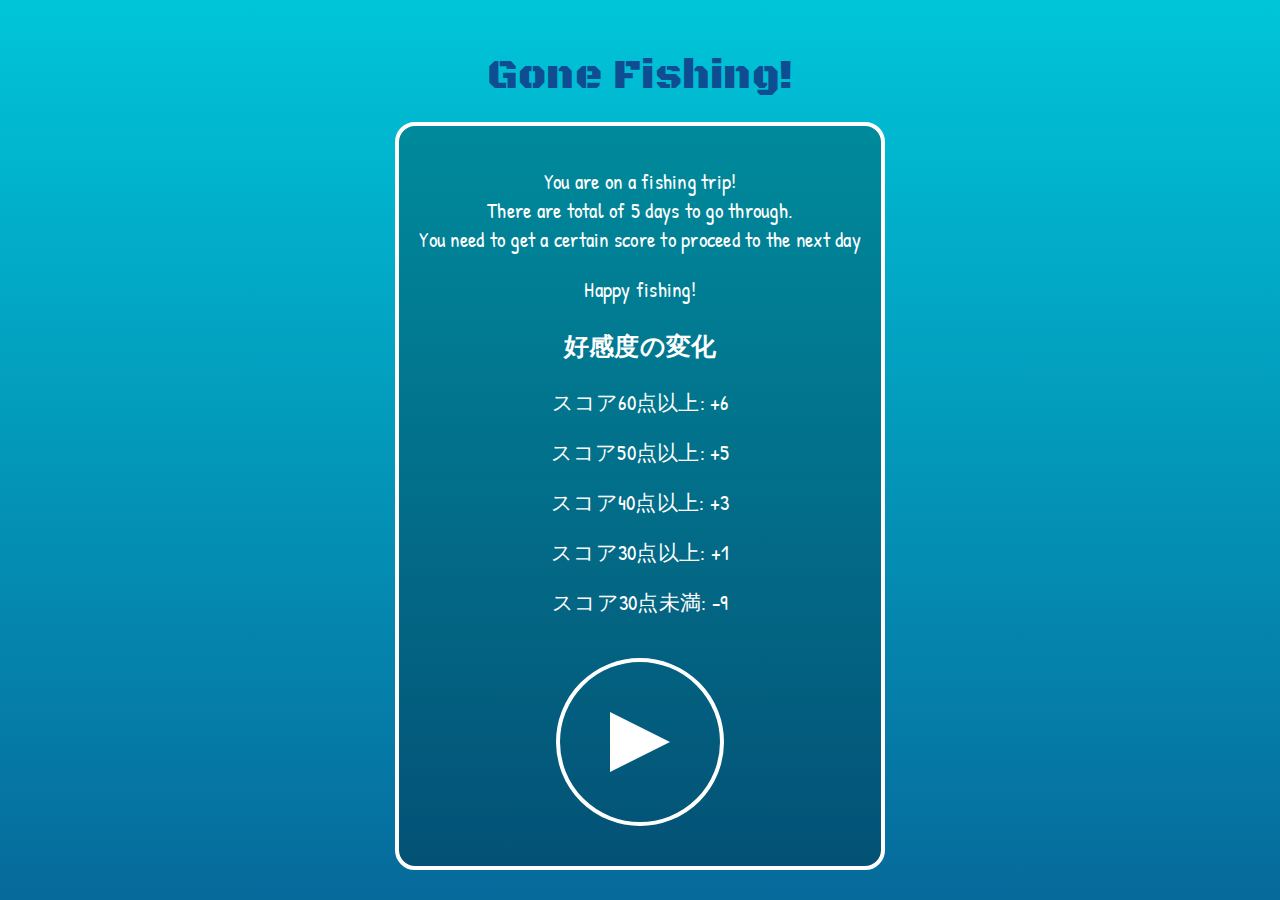
<file: pages/fish/index.html>
<!DOCTYPE html>
<html>
<head>
    <title>Gone Fishing!</title>
    <link href="https://fonts.googleapis.com/css?family=Black+Ops+One|Patrick+Hand&display=swap" rel="stylesheet">
    <link rel="stylesheet" type="text/css" href="css/style.css">
    <link rel="shortcut icon" type="image/x-icon" href="favicon.ico">
    <script src="/pages/selection/selection.js"></script>
    <script type="text/javascript" src="js/script.js"></script>
</head>
<body>
    <div id="game-container">
        <h1 id="start-title">Gone Fishing!</h1>
        <div id="info-wrapper">
            <div id="instructions"></div>
            <div id="affection-info">
                <h3>好感度の変化</h3>
                <p>スコア60点以上: +6</p>
                <p>スコア50点以上: +5</p>
                <p>スコア40点以上: +3</p>
                <p>スコア30点以上: +1</p>
                <p>スコア30点未満: -9</p>
            </div>
            <button id="start-btn"><span class="arrow"></span></button>
        </div>
        <div id="game-stats">
            <span id="game-day">Day 1</span>

            <div id="clock">
                <svg viewBox="0 0 120 120" class="chart-gauge" fill="none" stroke-width="4">
                    <circle class="timer-backdrop" r="40" cx="60" cy="60"></circle>
                    <circle class="timer-gauge" r="40" cx="60" cy="60"></circle>
                    <text y="50%" x="50%" id="game-timer" class="timer-time">30s</text>
                </svg>
            </div>
            <span id="game-score">Total Score: 0</span>
        </div>
        <p id="game-goal"></p>
    </div>
    <div id="click-container">
        <span id="line"></span>
    </div>
    <div id="bubbles"></div>
</body>
</html>
</file>
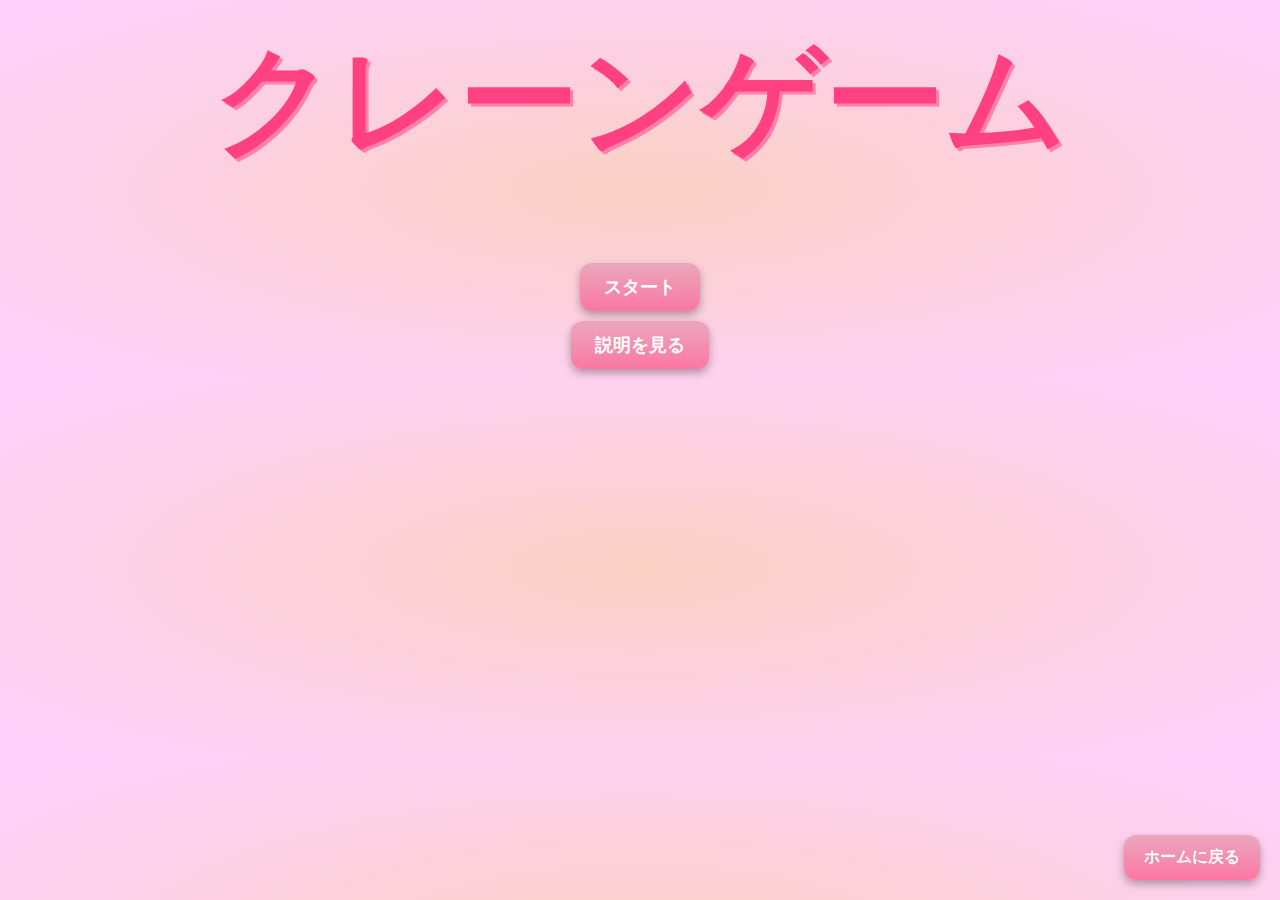
<file: pages/crane-game/crane-game.html>
<!DOCTYPE html>
<html lang="ja">
<head>
  <meta charset="UTF-8">
  <title>クレーンゲーム</title>
  <style>
    canvas {
      background: #f0f8ff;
      display: block;
      margin: 20px auto;
      border: 2px solid #333;
    }
    button {
      display: block;
      margin: 10px auto;
      padding: 10px 20px;
      font-size: 18px;
    }
    #gameOver {
      display: none;
      font-size: 32px;
      color: red;
      text-align: center;
      margin-top: 20px;
    }
  </style>
</head>
<body>
  <!-- スタート画面 -->
  <div id="startScreen">
    <h1>クレーンゲーム</h1>
    <button id="startButton">スタート</button>
     <button id = "howToPlayButton">説明を見る</button>
  </div>


  <a id="back_button" href="../selection/selection.html">ホームに戻る</a>

  <!-- ゲーム画面（最初は非表示） -->
  <div id="gameScreen" style="display:none;">
    <canvas id="gameCanvas" width="400" height="400"></canvas>
    <span id="timer">00:30</span>
    <button id="catchButton">ここだ！</button>
    <div id="prizeCount">取った景品数: 0</div>
    <div id="gameOver" id = "gameOver">
      <h1>終了！</h1>
    </div>
  </div>

  <!-- 説明画面（モーダル） -->
<div id="howToPlayModal" style="display:none; position:fixed; top:0; left:0; width:100%; height:100%; background:rgba(0,0,0,0.6);">
  <div style="background:white; width:80%; max-width:500px; margin:100px auto; padding:20px; border-radius:10px; text-align:center;">
    <h2>遊び方</h2>
    <p>← → キーでクレーンを左右に動かします。</p>
    <p>「ここだ！」ボタン または Enterキーでアームを下ろします。</p>
    <p>景品の真上でキャッチできたら成功です！</p>
    <button id="closeHowToPlay">閉じる</button>
  </div>


  <link rel="stylesheet" href="crane-game.css">
  <script src="crene-game.js"></script>
</body>
</html>
</file>
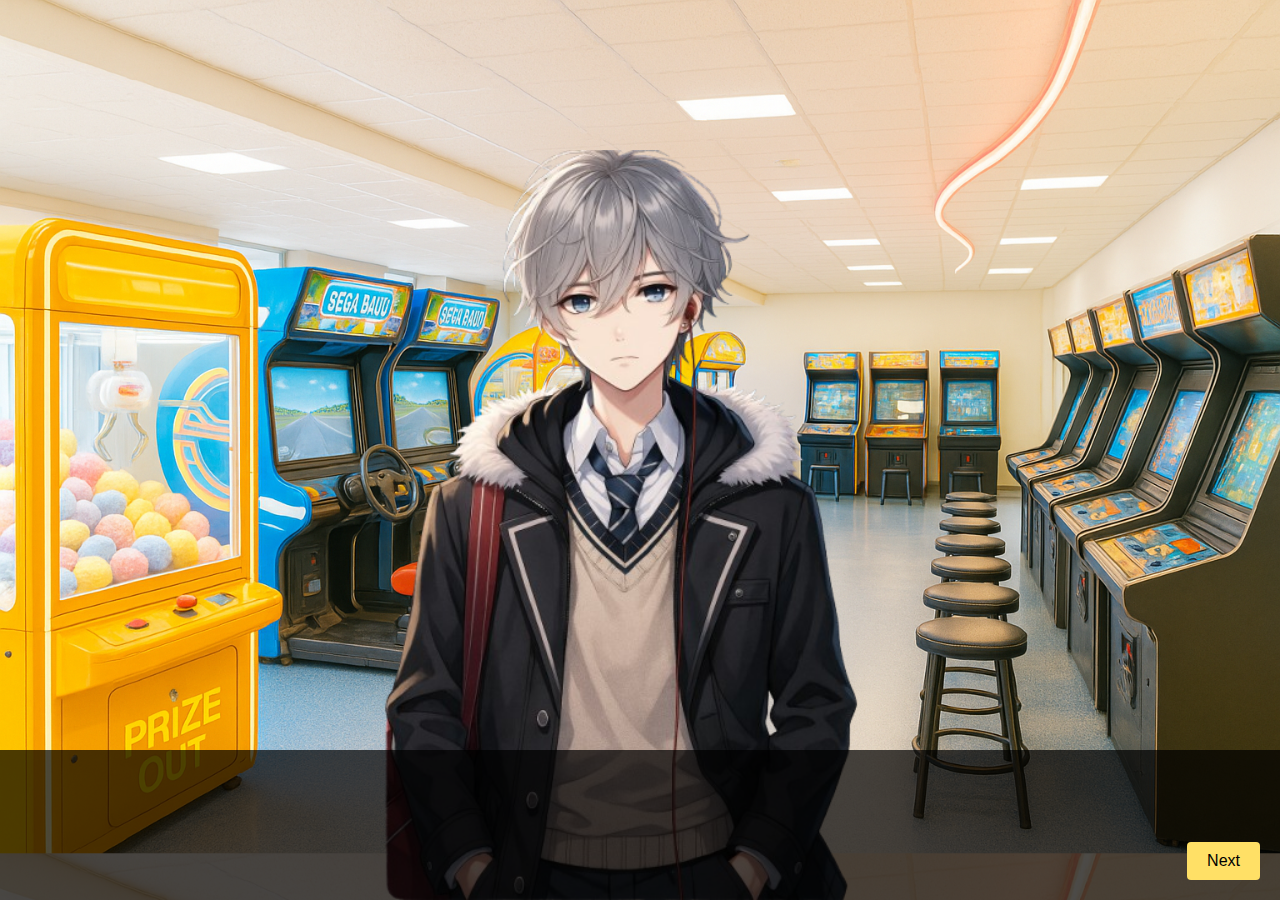
<file: pages/ending/ending.html>
<!DOCTYPE html>
<html lang="ja">
    <head>
        <meta charset="UTF-8" />
        <meta name="viewport" content="width=device-width, initial-scale=1.0" />
        <title>エンディング</title>
        <link rel="stylesheet" href="ending.css">
    </head>
    <body>
    <!-- テキストボックスエリア -->
     <img id ="boyfriend" src="images/boyfriend2.png" alt="Boyfriend Image">
    <div id="textbox">
        
        <div id="speaker"></div>
        <div id="message"></div>
        <button id="next-button">Next</button>
    </div>
    
        <script src="ending.js"></script>
    
    </body>
</html>
</file>
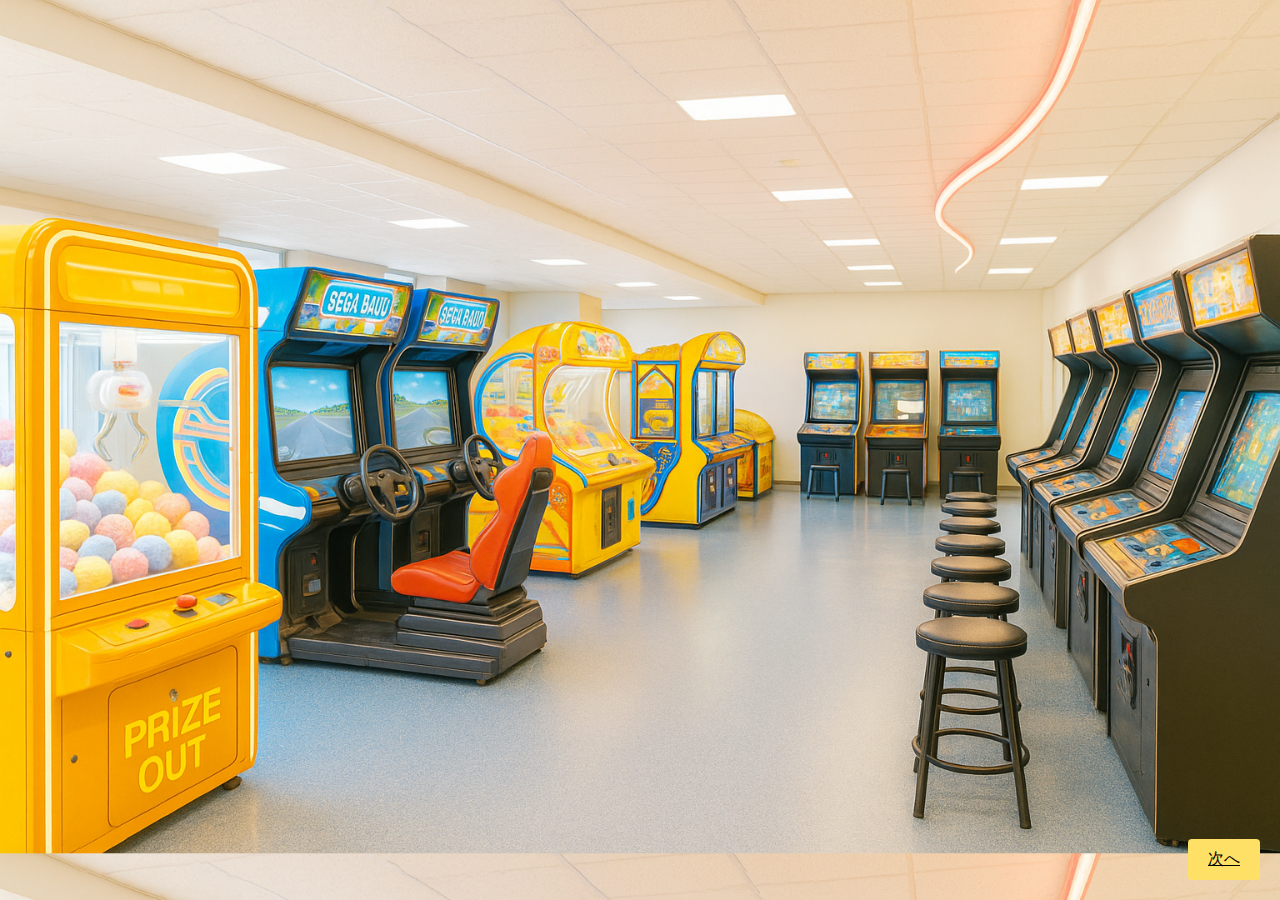
<file: pages/kaiwa/kaiwa.html>
<!DOCTYPE html>
<html lang="en">
<head>
    <meta charset="UTF-8">
    <meta name="viewport" content="width=device-width, initial-scale=1.0">
    <title>Document</title>
    <link rel="stylesheet" href="kaiwa.css">
</head>
<body>
    <a id="next-button" href="../selection/selection.html">次へ</a>
</body>
</html>
</file>
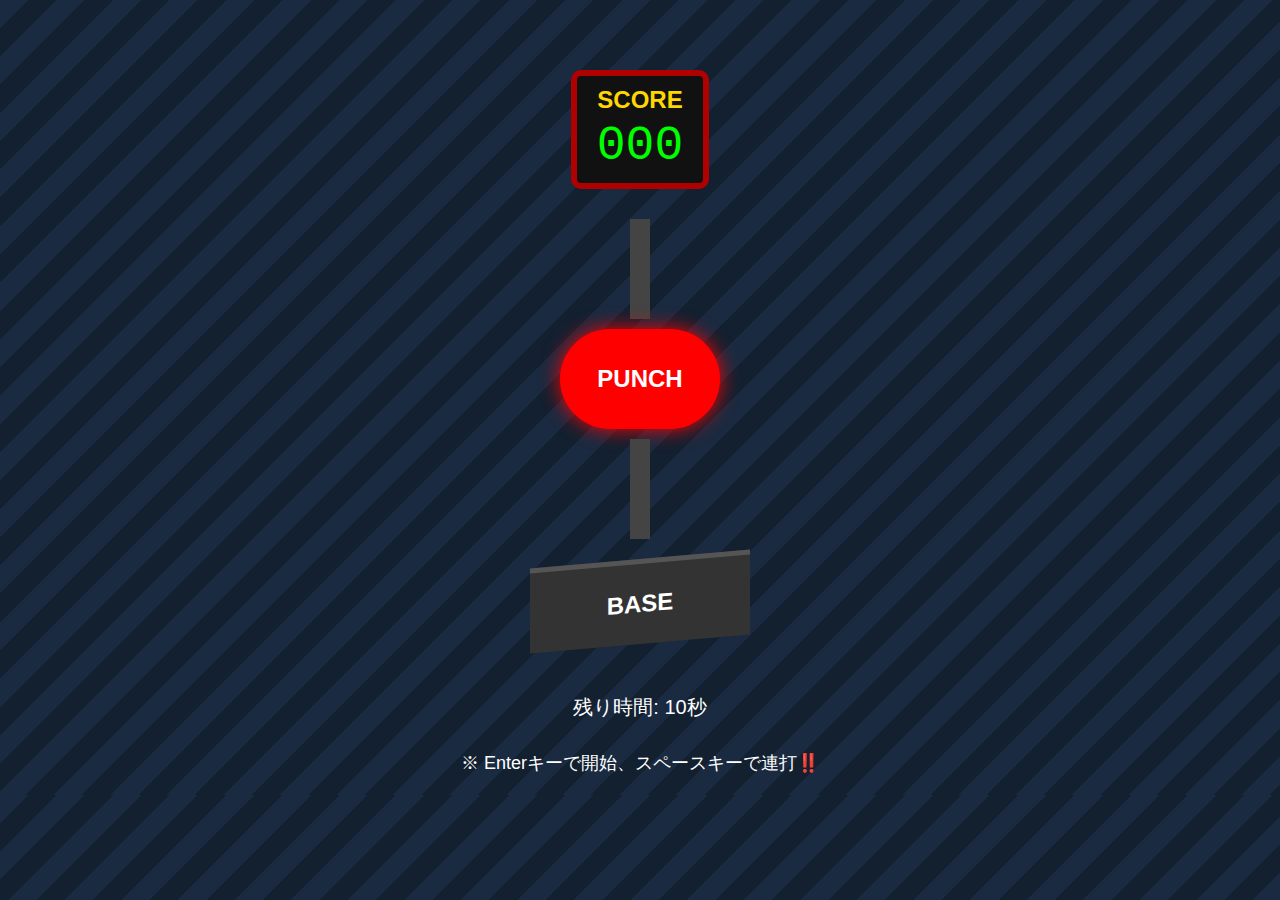
<file: pages/punching-machine-game/punching machine.html>
<!DOCTYPE html> 
<html lang="ja">
<head>
  <meta charset="UTF-8">
  <title>パンチングマシーン</title>
  <link rel="stylesheet" href="punching machine.css">
</head>
<body class="game">
  <div id="machine">
    <div id="scoreDisplay">
      <div class="label">SCORE</div>
      <div id="scoreValue">000</div>
    </div>
    <div class="bar"></div>
    <div id="punchPad">PUNCH</div>
    <div class="bar"></div>
    <div id="base">BASE</div>
  </div>
  <div id="timer">残り時間: 10秒</div>
  <div id="startMessage">※ Enterキーで開始、スペースキーで連打‼️</div>

  <div id="resultScreen">
    <div class="resultBox">
      <h2>結果発表！</h2>
      <div id="finalScore"></div>
      <div id="evaluation"></div>
      <button onclick="goHome()">ホームへ戻る</button>
      <div id="heartContainer">
        ❤️ 好感度：<span id="affectionLevel">0</span>
      </div>
    </div>
  </div>

  <script src="punching machine.js"></script>
</body>
</html>
<!--　テスト -->
</file>
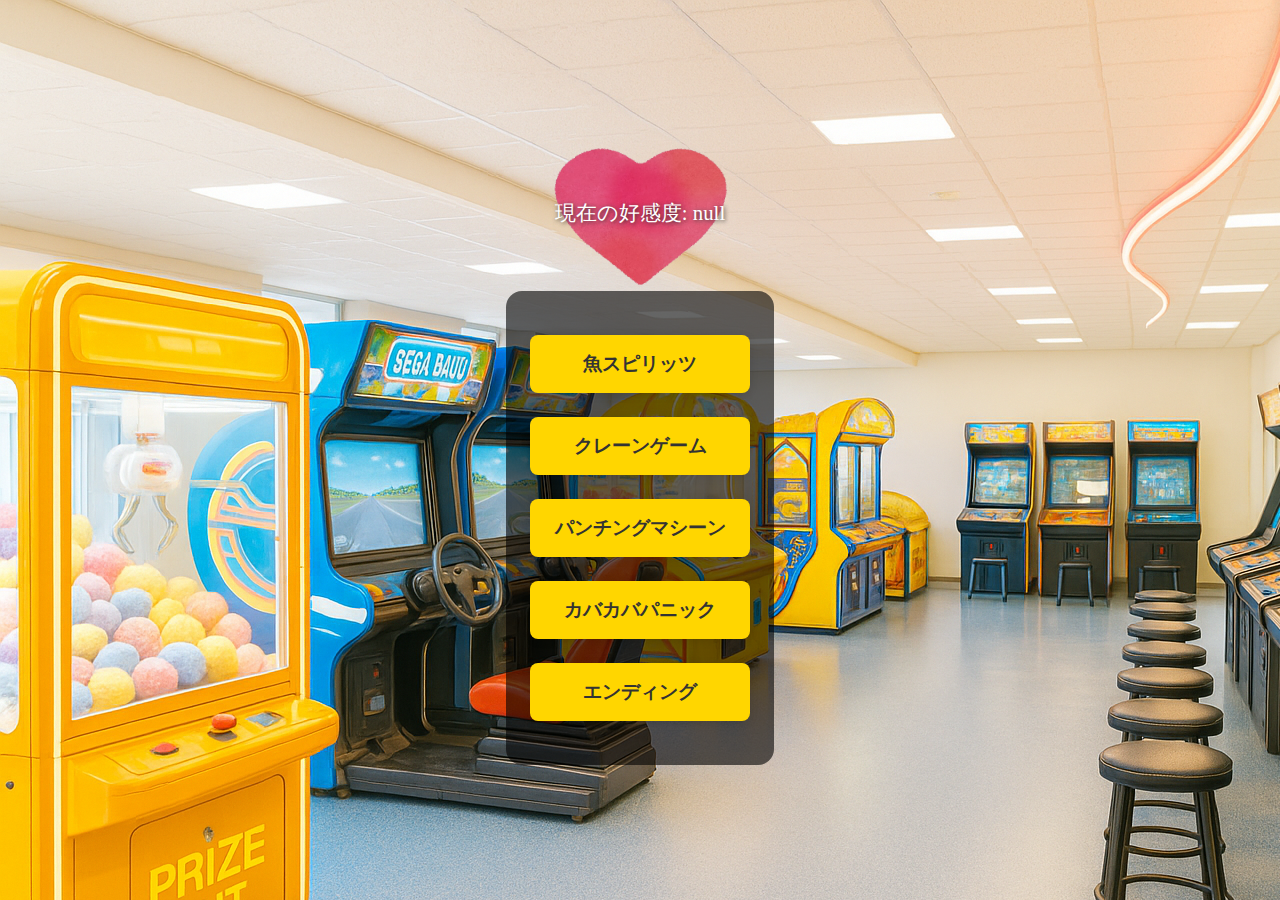
<file: pages/selection/selection.html>
<!DOCTYPE html>
<html lang="en">
<head>
    <meta charset="UTF-8">
    <meta name="viewport" content="width=device-width, initial-scale=1.0">
    <title>Document</title>
    <link rel="stylesheet" href="selection.css">
    <script src="selection.js"></script>
</head>
<body style="background-image: url('scene_bg.png') ">
    <div id="koukando-container" style="background-image: url('heart_blur-removebg-preview.png') ">
        <div id="affection-display">現在の好感度: 50</div>
    </div>
    <div id="selection-container">
        <button id="fish-button" class="btn">魚スピリッツ</button>
        <button id="crane-button" class="btn">クレーンゲーム</button>
        <button id="punching-button" class="btn">パンチングマシーン</button>
        <button id="kaba-button" class="btn">カバカバパニック</button>
        <button id="ending-button" class="btn">エンディング</button>
    </div>
</body>
</html>
</file>
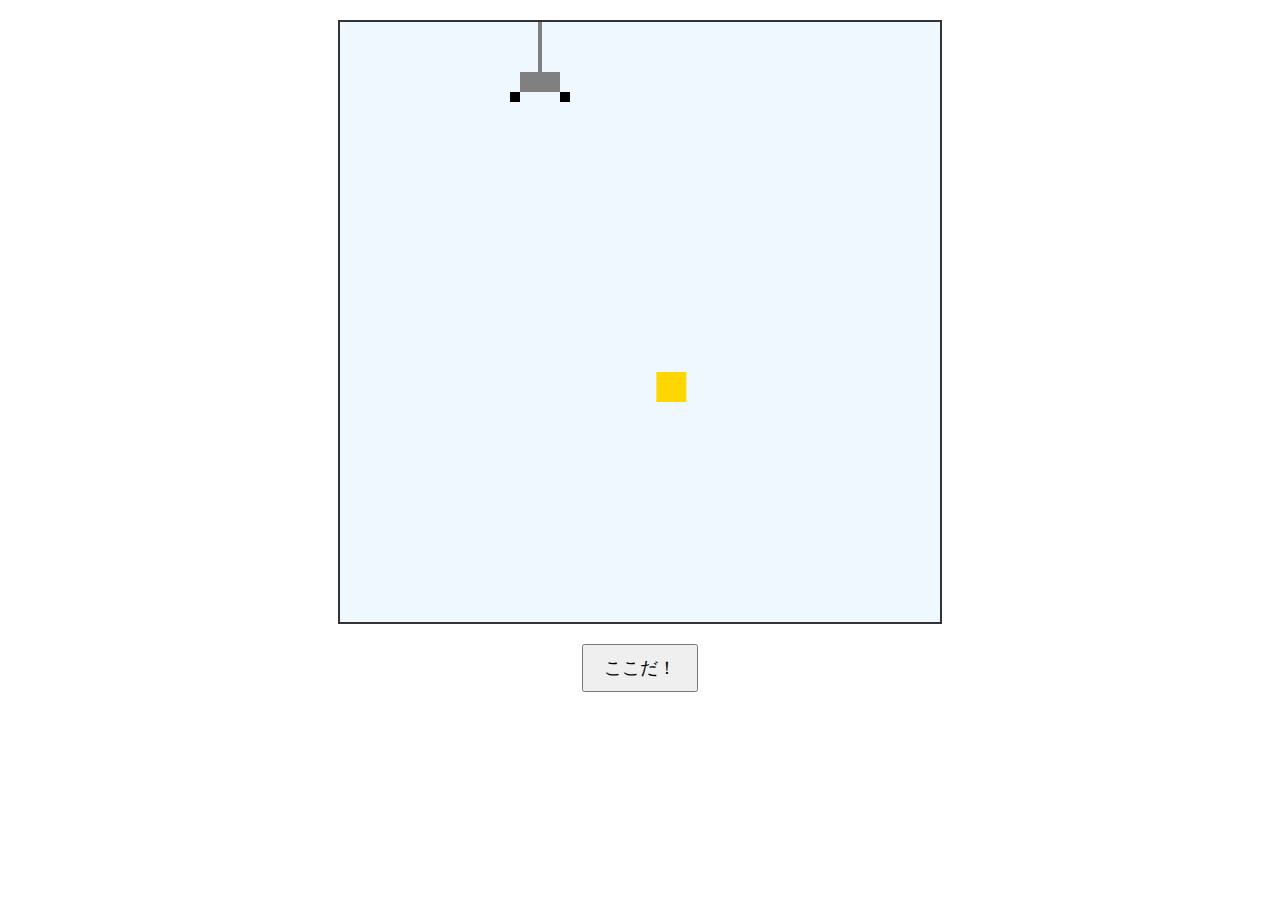
<file: pages/fish/crane-game/crane-game.html>
<!DOCTYPE html>
<html lang="ja">
<head>
  <meta charset="UTF-8">
  <title>クレーンゲーム - リアル版</title>
  <style>
    canvas {
      background: #f0f8ff;
      display: block;
      margin: 20px auto;
      border: 2px solid #333;
    }
    button {
      display: block;
      margin: 10px auto;
      padding: 10px 20px;
      font-size: 18px;
    }
  </style>
</head>
<body>

<canvas id="gameCanvas" width="600" height="600"></canvas>
<button id="catchButton">ここだ！</button>

<script src="crene-game.js"></script>

</body>
</html>
</file>
<file: pages/fish/css/style.css>
body {
	background-image: -webkit-linear-gradient(top, #00C5D9, #066A9B);
	background-image: -moz-linear-gradient(top, #00C5D9, #066A9B);
	background-image: -ms-linear-gradient(top, #00C5D9, #066A9B);
	background-image: -o-linear-gradient(top, #00C5D9, #066A9B);
	background-image: linear-gradient(top, #00C5D9, #066A9B);
	font-family: 'Patrick Hand', cursive;
  letter-spacing: 0.25px;
	font-size: 21px;
	margin: 0;
	padding: 0;
  height: 100vh;
	color: white;
}
h1#start-title {
	font-family: 'Black Ops One', cursive;
	font-weight: 300;
	color: #0f4d92;
}
h2 {
	margin-top: 0;
}
#info-wrapper {
	background-color: rgba(0,0,0,0.25);
	padding: 20px;
	border-radius: 20px;
	border: 4px solid white;
	position: relative;
}

#game-container {
	display: flex;
	flex-direction: column;
	justify-content: center;
  align-items: center;
	position: absolute;
	text-align: center;
	height: 100vh;
	width: 100vw;
}
#game-stats {
	font-size: 24px;
	position: absolute;
	left: 28px;
	top: 28px;
	color: #FFF;
	min-width: 100px;
	min-height: 180px;
	background-color: rgba(0,0,0,0.25);
	padding: 20px;
	border-radius: 20px;
	border: 4px solid white;
	display: none;
	text-align: left;
	flex-direction: column;
	align-items: center;
}
#game-day {
	font-family: 'Black Ops One', cursive;
}
#game-score {
	margin-top: 8px;
	font-size: 21px;
	display:block;
}
#game-goal {
	display: none;
	font-size: 32px;
	position: absolute;
	top: 28px;
	background-color: rgba(0,0,0,0.25);
	padding: 10px 20px;
	border-radius: 20px;
	border: 4px solid white;
	margin: 0;
}
#click-container{
	display: none;
	position: relative;
	height: 100vh;
	width: 75vw;
	margin: 0 auto;
	cursor: none;
}
#line{
	display: block;
	position:absolute;
	height: 100vh;
	width: 1px;
	background-color: white;
	transform: translate(-12.5vw,-100%);
	margin-left: 8px;
	margin-top: -12px;
}
#line:after {
	content:"";
	display:block;
	height: 30px;
	width: 30px;
	position: absolute;
	bottom: -30px;
	left:-21px;
	background-image: url("../images/hook.svg");
}
#line.zapped {
	border: 1.5px #ffff33 solid;
}
h1 {
	margin: 0;
	padding: 20px;
}
button#start-btn {
  margin: 20px 0;
	padding: 50px;
	font-size: 18px;
	background: transparent;
	border: 4px solid white;
	border-radius: 50%;
	cursor:pointer;
}
button#start-btn .arrow {
	display: block;
	border-color: transparent white;
  border-style: solid;
  border-width: 30px 0px 30px 60px;
}

.fish {
	width: 50px;
	height: 50px;
	background-color: #F7A400;
	transform:rotate(45deg);
  border-radius: 50%;
	position: absolute;
	transition: left 0.1s linear, top 0.1s linear, opacity 1s linear;
	animation-name: appear;
  animation-duration: 0.5s;
}
.fish:after {
	content:"";
	border-color: transparent #F7A400;
  border-style: solid;
  border-width: 20px 20px 20px 0px;
  transform-origin: center left;
  transform: rotate(-45deg);
  position: absolute;
  right: -15%;
  top: -15%;
}
.fish:before,
.rare-fish:before {
  content: "";
  background-color: #FFF;
  height: 8px;
  width: 8px;
  display: block;
  border-radius: 50%;
  top: 50%;
  position: absolute;
  left: 10%;
}
.rare-fish {
	width: 50px;
	height: 50px;
	background-color: #B02C90;
	transform:rotate(45deg);
  border-radius: 25%;
	position: absolute;
	transition: left 0.1s linear, top 0.1s linear, opacity 1s linear;
	animation-name: appear;
  animation-duration: 0.5s;
}
.rare-fish:after {
	content:"";
	border-color: transparent #B02C90;
  border-style: solid;
  border-width: 20px 20px 20px 0px;
  transform-origin: center left;
  transform: rotate(-45deg);
  position: absolute;
  right: -15%;
  top: -15%;
}
.rare-fish:after {
	border-color: transparent #B02C90;
}
.fish.left,
.rare-fish.left{
	transform: scaleX(-1) rotate(45deg);
	animation-name: appear;
  animation-duration: 0.5s;
}
.shark.left {
	transform: scaleX(-1);
	animation-name: appear;
  animation-duration: 0.5s;
}

.fish.caught,
.rare-fish.caught,
.trash.caught {
	animation: pull-up 0.5s;
  animation-fill-mode: forwards;
}

.fish.disappear,
.rare-fish.disappear,
.trash.disappear,
.jellyfish.disappear,
.shark.disappear{
	animation: disappear 0.35s;
  animation-fill-mode: forwards;
}
.trash {
  width: 30px;
  border-radius:50% 50% 25% 25%;
  height:40px;
  background-color: rgba(255,255,255,0.3333);
  position: absolute;
  transition: all 1s;
  transform: rotate(-90deg);
	animation-name: float;
	animation-duration: 1s;
	animation-timing-function: linear;
}
.trash:before {
  content: "";
  width: 15px;
  height: 8px;
  border-radius: 10%;
  background-color: #C70437;
  position:absolute;
  left: 50%;
  top: -8px;
  transform: translateX(-50%);

}
.trash:after {
  content: "";
  width: 30px;
  height: 50px;
  border-radius: 25% 25% 30% 30%;
  background-color: rgba(255,255,255,0.3333);
  position: absolute;
  top: 40px;
}

.jellyfish {
	width: 80px;
	height: 100px;
	background-image:url(../images/jellyfish.svg);
	background-size: contain;
	position: absolute;
	transition: left 0.1s linear, top 0.1s linear, opacity 1s linear;
	animation-name: floatUp;
	animation-duration: 1s;
	animation-timing-function: linear;
}
.shark {
	width: 240px;
	height: 128px;
	background-image:url(../images/shark.svg);
	background-size: contain;
	background-repeat: no-repeat;
	position: absolute;
	transition: left 0.1s linear, top 0.1s linear, opacity 1s linear;
	animation-name: floatUp;
	animation-duration: 1s;
	animation-timing-function: linear;
}
.hit-text {
	font-size: 28px;
	position: absolute;
	z-index: 2;
	top: -20px;
	animation-name: point;
	animation-duration: 0.75s;
	animation-fill-mode: forwards;
}

@keyframes appear {
  from {
  	opacity: 0;
  }
  to {
  	opacity: 1;
  }
}
@keyframes disappear {
  from {
  	opacity: 1;
  }
  to {
  	opacity: 0;
  }
}
@keyframes float {
  0% {
  	opacity: 0;
  	margin-left: 0px;
  	margin-top: -20px
  }
  25% {
  	opacity: 0.25;
  	margin-left: -10px;
  	margin-top: -15px
  }
  50% {
  	opacity: 0.5;
  	margin-left: 0px;
  	margin-top: -10px
  }
  75% {
  	opacity: 0.75;
  	margin-left: 10px;
  	margin-top: -5px
  }
  100% {
  	opacity: 1;
  	margin-left: 0px;
  	margin-top: 0px;
  }
}
@keyframes floatUp {
  0% {
  	opacity: 0;
  	margin-left: 0px;
  	margin-top: 20px
  }
  25% {
  	opacity: 0.25;
  	margin-left: -10px;
  	margin-top: 15px
  }
  50% {
  	opacity: 0.5;
  	margin-left: 0px;
  	margin-top: 10px
  }
  75% {
  	opacity: 0.75;
  	margin-left: 10px;
  	margin-top: 5px
  }
  100% {
  	opacity: 1;
  	margin-left: 0px;
  	margin-top: 0px;
  }
}

@keyframes pull-up {
	from {
		margin-top: 0;
		opacity: 1;
	}
	to {
		margin-top: -50px;
		opacity:0;
	}
}

@keyframes point {
	0% {
		transform: translateY(0);
	}
	50% {
		opacity: 1;
	}
	100% {
		opacity: 0;
	}
}

#bubbles {
  width: 100%;
  height: 100%;
  position: absolute;
  top: 0;
  left: 0;
  z-index: -1;
  overflow: hidden;
}

#bubbles div {
  border: solid 2px rgba(255,255,255,0.125);
  border-radius: 100%;
  position: absolute;
  visibility: hidden;
  animation: fade 10s infinite;
}

@keyframes fade {
  from {
    bottom: -24px;
    opacity: 1;
    visibility: visible;
  }
  to {
    bottom: 120%;
  }
}

#clock {
	position: absolute;
	width: 120px;
	height: 120px;
	top: 80px;
}
/* timer */
svg {
	position: absolute;
	width: 100%;
	height: 100%;
	pointer-events: none;
	z-index: 2;
}

.chart-gauge {
  font-size: 2.5rem;
  letter-spacing: 4px;
  text-anchor: middle;
  dominant-baseline: central;
	alignment-baseline: middle;
  stroke-linecap: round;
}
.timer-time {
	fill: #FFFFFF;
	transition: 3s;
}
.timer-time.warning {
	fill: #ff5252;
	animation: shake 0.2s infinite;
}
.timer-backdrop {
	transform: rotate(-90deg);
	transform-origin: center;
  fill: none;
  stroke: rgba(255,255,255,.2);
  stroke-width: 5;
}
.timer-gauge {
	transform: rotate(-90deg);
	transform-origin: center;
  fill: none;
  stroke: #FFF;
  stroke-width: 5;
  animation-iteration-count: infinite;
  stroke-dashoffset: 0;
  stroke-dasharray: 250;
	transition: 14s linear;
}
.timer-gauge.ticking {
	stroke-dashoffset: 250;
}

@keyframes fill {
  0%   { stroke-dashoffset: 360; }
  100% { stroke-dashoffset: 0; }
}

@keyframes shake {
	0% { letter-spacing:4px; }
	50% { letter-spacing:0px; }
	100% { letter-spacing:4px; }
}
</file>
<file: pages/crane-game/crane-game.css>
body {
  font-family:'M PLUS Rounded 1c', sans-serif;
  background: radial-gradient(#fad0c4,#ffd1ff); /* 明るい背景 */
  margin: 0;
  padding: 0;
  text-align: center;
}

canvas {
  background: repeating-linear-gradient(
    45deg,
    #e0f7fa,
    #e0f7fa 10px,
    #b2ebf2 10px,
    #b2ebf2 20px
  );
  border: 10px solid #ff4081; /* ピンク枠 */
  border-radius: 20px;
  box-shadow: 0 0 20px #ff4081;
  margin: 20px auto;
  display: block;
}

button {
  background: linear-gradient(to bottom, #eaa7bd, #fc77a3);
  border: none;
  color: white;
  padding: 12px 24px;
  font-size: 18px;
  font-weight: bold;
  border-radius: 12px;
  cursor: pointer;
  box-shadow: 0 4px 8px rgba(0,0,0,0.3);
  transition: 0.2s;
}

button:hover {
  transform: scale(1.05);
}

#timer {
  font-size: 24px;
  font-weight: bold;
  color: #d50000;
  background: #fff;
  padding: 8px 16px;
  border-radius: 10px;
  box-shadow: 0 0 5px #ff5252;
  display: inline-block;
  margin-bottom: 10px;
}

#prizeCount {
  font-size: 20px;
  font-weight: bold;
  color: #004d40;
  background: #a7ffeb;
  border-radius: 10px;
  padding: 6px 12px;
  margin-bottom: 20px;
  display: inline-block;
}

#back_button {
  position: fixed;
  bottom: 20px;
  right: 20px;
  background: linear-gradient(to bottom, #eaa7bd, #fc77a3);
  color: white;
  padding: 12px 20px;
  border: none;
  border-radius: 12px;
  font-size: 16px;
  font-weight: bold;
  text-decoration: none;
  box-shadow: 0 4px 8px rgba(0,0,0,0.3);
  transition: transform 0.2s ease;
  z-index: 1000;
}

#back_button:hover {
  transform: scale(1.1);
  box-shadow: 0 6px 12px rgba(0,0,0,0.4);
}

.title {
  font-size: 36px;
  font-weight: bold;
  color: #ff4081;
  margin-top: 20px;
  text-shadow: 2px 2px #ff80ab;
}
h1 {
  font-size: 120px;
  color: #ff4081;
  text-shadow: 3px 3px #ff80ab;
  margin-top: 20px;
}

h2 {
  font-size: 48px;
  color: #ff4081;
  margin-top: 10px;
  text-shadow: 1px 1px #ff80ab;
} 

#resultScreen {
  background: white;
  border: 3px solid #ff4081;
  border-radius: 20px;
  box-shadow: 0 0 20px rgba(0,0,0,0.3);
  width: 80%;
  max-width: 400px;
  margin: 50px auto;
  padding: 20px;
  font-family: 'M PLUS Rounded 1c', sans-serif;
}

.homeLink {
  display: inline-block;
  margin-top: 10px;
  padding: 10px 20px;
  background: #e91e63;
  color: white;
  border-radius: 10px;
  text-decoration: none;
  font-weight: bold;
}
</file>
<file: pages/ending/ending.css>
/* 全体の背景 */
    body {
      margin: 0;
      padding: 0;
      background: url(images/scene_bg.png);
      background-size: cover;
      font-family: 'ヒラギノ角ゴシック', 'メイリオ', sans-serif;
      color: #fff;
    }

    /* テキスト表示部分 */
    #textbox {
      position: absolute;
      bottom: 0;
      left: 0;
      right: 0;
      background: rgba(0, 0, 0, 0.7);
      padding: 20px;
      box-sizing: border-box;
      min-height: 150px;
    }

    /* キャラクター名のスタイル */
    #speaker {
      font-weight: bold;
      font-size: 1.2rem;
      margin-bottom: 8px;
      color: #ffe066;
    }

    /* セリフテキスト */
    #message {
      font-size: 2rem;
      line-height: 1.5;
      white-space: pre-wrap;
    }

    /* 「Next」ボタン */
    #next-button {
      position: absolute;       /* ← 画面内での位置指定（親要素がrelative or absoluteなら有効） */
      right: 20px;              /* 右から20pxの位置に配置 */
      bottom: 20px;             /* 下から20pxの位置に配置 */
      padding: 10px 20px;
      font-size: 1rem;
      background: #ffe066;
      color: #000;
      border: none;
      border-radius: 4px;
      cursor: pointer;
      transition: background 0.2s ease;
      z-index: 10;
    }
    #next-button:hover {
      background: #ffda77;
    }

    #boyfriend {
        position: absolute;
        bottom: 0;
        width: 500px;
        height: auto;
        left: 30%;
    }
    #boyfriend img {
        width: 100%;
        height: auto;
        display: block;
        margin: auto;
    }
</file>
<file: pages/kaiwa/kaiwa.css>
/* 全体の背景 */
    body {
      margin: 0;
      padding: 0;
      background: url(images/scene_bg.png);
      background-size: cover;
      font-family: 'ヒラギノ角ゴシック', 'メイリオ', sans-serif;
      color: #fff;
    }

    /* テキスト表示部分 */
    #textbox {
      position: absolute;
      bottom: 0;
      left: 0;
      right: 0;
      background: rgba(0, 0, 0, 0.7);
      padding: 20px;
      box-sizing: border-box;
      min-height: 150px;
    }

    /* キャラクター名のスタイル */
    #speaker {
      font-weight: bold;
      font-size: 1.2rem;
      margin-bottom: 8px;
      color: #ffe066;
    }

    /* セリフテキスト */
    #message {
      font-size: 1rem;
      line-height: 1.5;
      white-space: pre-wrap;
    }

    /* 「Next」ボタン */
    #next-button {
    position: absolute;       /* ← 画面内での位置指定（親要素がrelative or absoluteなら有効） */
    right: 20px;              /* 右から20pxの位置に配置 */
    bottom: 20px;             /* 下から20pxの位置に配置 */
    padding: 10px 20px;
    font-size: 1rem;
    background: #ffe066;
    color: #000;
    border: none;
    border-radius: 4px;
    cursor: pointer;
    transition: background 0.2s ease;
    z-index: 10;
  }
    #next-button:hover {
      background: #ffda77;
    }

    #boyfriend {
        position: absolute;
        bottom: 0;
        width: 500px;
        height: auto;
        left: 33%;
    }
    #boyfriend img {
        width: 100%;
        height: auto;
        display: block;
        margin: auto;
    }
</file>
<file: pages/punching-machine-game/punching machine.css>
body {
  font-family: sans-serif;
  text-align: center;
  background: repeating-linear-gradient(135deg, #1a2a40, #1a2a40 20px, #122030 20px, #122030 40px);
  color: white;
  margin: 0;
  padding: 20px;
}

#machine {
  display: flex;
  flex-direction: column;
  align-items: center;
  margin: 50px auto;
}

#scoreDisplay {
  background: #111;
  border: 6px solid #b00000;
  padding: 10px 20px;
  border-radius: 10px;
  margin-bottom: 20px;
}

#scoreDisplay .label {
  font-size: 24px;
  color: gold;
  font-weight: bold;
}

#scoreValue {
  font-family: 'Courier New', monospace;
  font-size: 48px;
  color: lime;
  margin-top: 5px;
}

.bar {
  width: 20px;
  height: 100px;
  background-color: #444;
  margin: 10px 0;
}

#punchPad {
  width: 160px;
  height: 100px;
  background-color: red;
  border-radius: 50px;
  font-size: 24px;
  font-weight: bold;
  color: white;
  line-height: 100px;
  box-shadow: 0 0 20px red;
  transition: transform 0.1s;
}

#punchPad.punched {
  transform: scale(0.95);
  box-shadow: 0 0 10px darkred;
}

#base {
  width: 220px;
  height: 80px;
  background-color: #333;
  font-size: 24px;
  font-weight: bold;
  color: white;
  line-height: 80px;
  margin-top: 10px;
  border-top: 5px solid #555;
  transform: skewY(-5deg);
}

#timer {
  margin-top: 10px;
  font-size: 20px;
}

#startMessage {
  font-size: 18px;
  margin-top: 30px;
  color: white;
}

#resultScreen {
  display: none;
  position: fixed;
  top: 0; left: 0;
  width: 100vw;
  height: 100vh;
  background-color: rgba(0,0,0,0.9);
  color: white;
  z-index: 1000;
  padding-top: 100px;
}

.resultBox {
  text-align: center;
}

#resultScreen h2 {
  font-size: 36px;
}

#finalScore, #evaluation {
  font-size: 24px;
  margin-top: 20px;
}

#resultScreen button {
  font-size: 18px;
  padding: 10px 20px;
  margin-top: 20px;
}

#heartContainer {
  font-size: 22px;
  margin-top: 25px;
  color: pink;
}
</file>
<file: pages/selection/selection.css>
/* ボタンを縦並び・中央揃え */
body {
  display: flex;
  flex-direction: column;
  align-items: center;
  justify-content: center;
  min-height: 100vh;
  margin: 0;
}
.btn {
  display: block;
  width: 220px;
  margin: 12px auto;
  padding: 16px 0;
  font-size: 1.2rem;
  border-radius: 8px;
  border: none;
  background: #ffd600;
  color: #333;
  font-weight: bold;
  box-shadow: 0 2px 8px rgba(0, 0, 0, 0.1);
  cursor: pointer;
  transition: background 0.2s;
}
.btn:hover {
  background: #ffe066;
}
.btn:disabled,
.btn[disabled] {
  background: #b0a800;
  color: #888;
  opacity: 0.7;
  cursor: not-allowed;
  box-shadow: none;
}
#affection-display {
  margin-bottom: 0;
  font-size: 1.3rem;
  color: #fff;
  text-shadow: 1px 1px 4px #333;
  z-index: 1;
}

#selection-container {
  display: flex;
  flex-direction: column;
  align-items: center;
  justify-content: center;
  background-color: rgba(0, 0, 0, 0.6);
  border-radius: 16px;
  padding: 32px 24px;
}

#koukando-container {
  display: flex;
  flex-direction: column;
  align-items: center;
  justify-content: center;
  background: url("heart.png") no-repeat center center/contain;
  border-radius: 16px;
  padding: 64px 48px;
  min-width: 180px;
  min-height: 140px;
  box-sizing: border-box;
  background-color: transparent;
}
</file>
